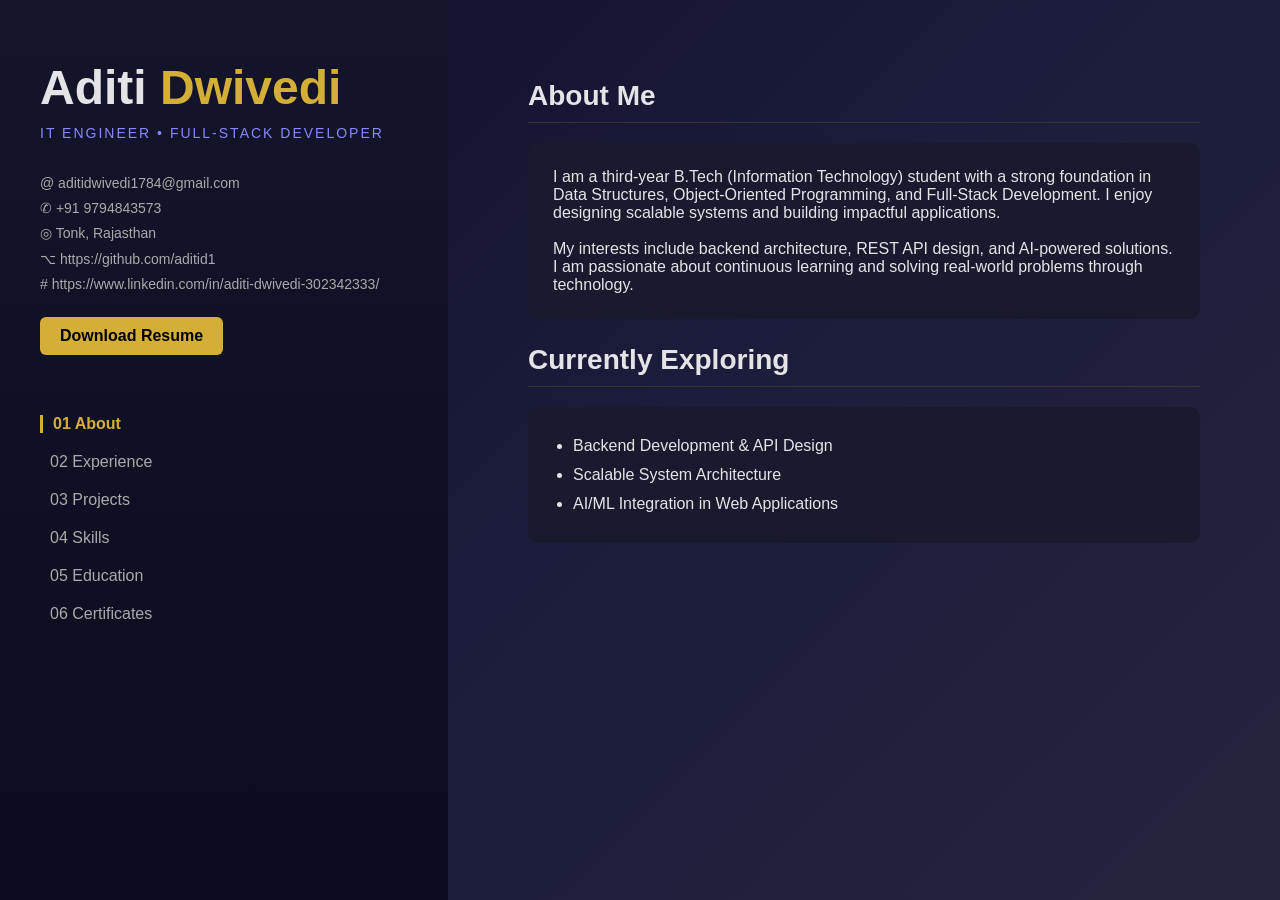
<file: index.html>
<!DOCTYPE html>
<html>
<head>
    <title>About | Aditi Dwivedi</title>
    <link rel="stylesheet" href="style.css">
</head>
<body>
<div class="container">

<aside class="sidebar">
    <h1>Aditi <span>Dwivedi</span></h1>
    <p class="role">IT ENGINEER • FULL-STACK DEVELOPER</p>

    <div class="contact">
        <p> @ aditidwivedi1784@gmail.com</p>
        <p> ✆ +91 9794843573</p>
        <p> ◎ Tonk, Rajasthan</p>
        <p> ⌥ https://github.com/aditid1</p>
        <p> # https://www.linkedin.com/in/aditi-dwivedi-302342333/</p>
    </div>

    <a href="RESUME_ADITI.docx" download class="resume-btn">Download Resume</a>
    <nav>
        <a href="index.html"class="active">01 About</a>
        <a href="experience.html">02 Experience</a>
        <a href="projects.html">03 Projects</a>
        <a href="skills.html">04 Skills</a>
        <a href="education.html">05 Education</a>
        <a href="certificates.html">06 Certificates</a>
    </nav>
</aside>

<main class="content">
    <h2>About Me</h2>

    <div class="card">
        <p>
        I am a third-year B.Tech (Information Technology) student with a strong
        foundation in Data Structures, Object-Oriented Programming, and
        Full-Stack Development. I enjoy designing scalable systems and
        building impactful applications.
        </p>
        <br>
        <p>
        My interests include backend architecture, REST API design,
        and AI-powered solutions. I am passionate about continuous
        learning and solving real-world problems through technology.
        </p>
    </div>

    <h2>Currently Exploring</h2>
    <div class="card">
        <ul>
            <li>Backend Development & API Design</li>
            <li>Scalable System Architecture</li>
            <li>AI/ML Integration in Web Applications</li>
        </ul>
    </div>

</main>

</div>
</body>

</html>
</file>
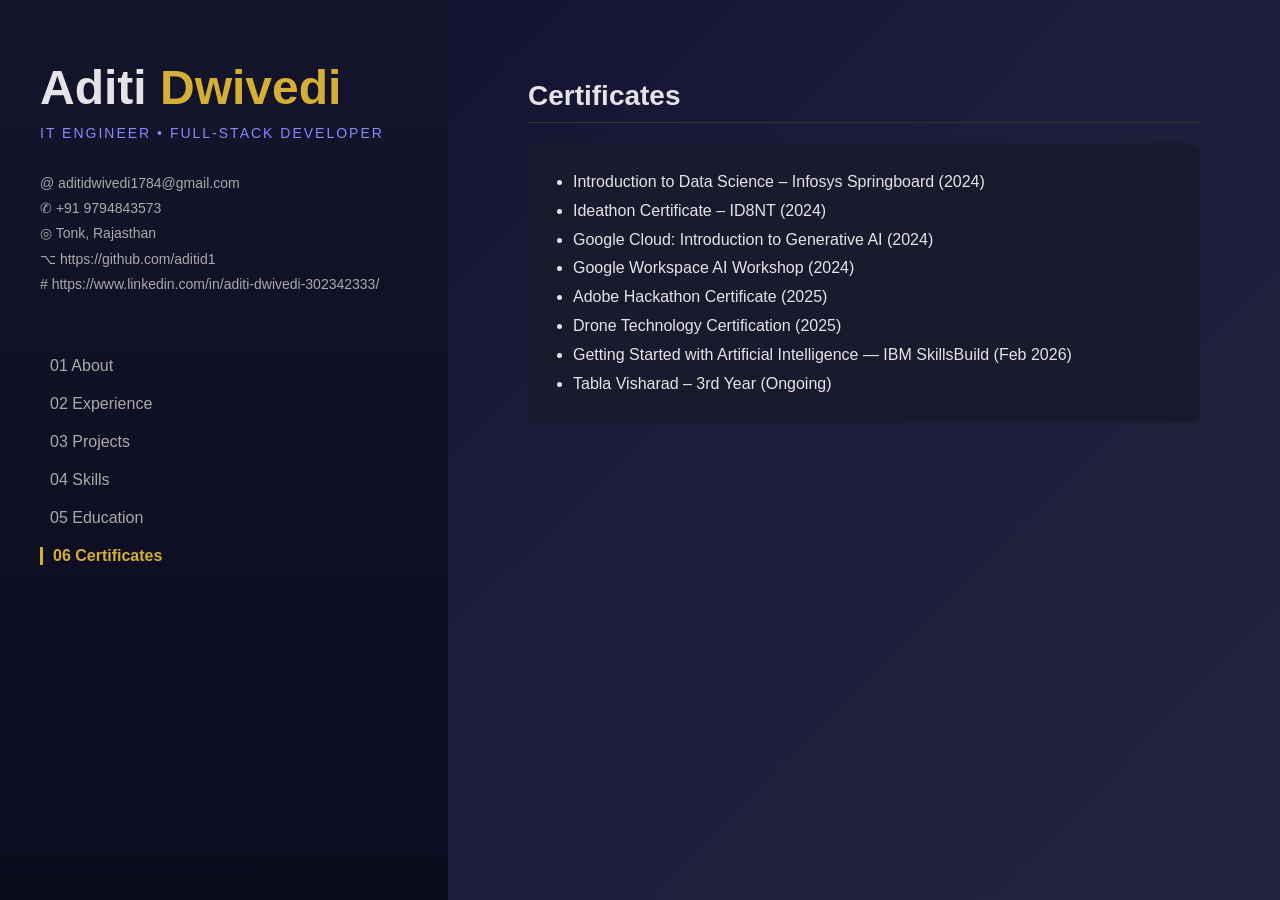
<file: certificates.html>
<!DOCTYPE html>
<html>
<head>
    <title>Certificates | Aditi Dwivedi</title>
    <link rel="stylesheet" href="style.css">
</head>
<body>
<div class="container">

<aside class="sidebar">
    <h1>Aditi <span>Dwivedi</span></h1>
    <p class="role">IT ENGINEER • FULL-STACK DEVELOPER</p>

    <div class="contact">
        <p> @ aditidwivedi1784@gmail.com</p>
        <p> ✆ +91 9794843573</p>
        <p> ◎ Tonk, Rajasthan</p>
        <p> ⌥ https://github.com/aditid1</p>
        <p> # https://www.linkedin.com/in/aditi-dwivedi-302342333/</p>

    </div>

    <nav>
        <a href="index.html">01 About</a>
        <a href="experience.html">02 Experience</a>
        <a href="projects.html">03 Projects</a>
        <a href="skills.html">04 Skills</a>
        <a href="education.html">05 Education</a>
        <a href="certificates.html"class="active">06 Certificates</a>
    </nav>
</aside>

<main class="content">
    <h2>Certificates</h2>

    <div class="card">
        <ul>
            <li>Introduction to Data Science – Infosys Springboard (2024)</li>
            <li>Ideathon Certificate – ID8NT (2024)</li>
            <li>Google Cloud: Introduction to Generative AI (2024)</li>
            <li>Google Workspace AI Workshop (2024)</li>
            <li>Adobe Hackathon Certificate (2025)</li>
            <li>Drone Technology Certification (2025)</li>
            <li>Getting Started with Artificial Intelligence — IBM SkillsBuild (Feb 2026) </li>
            <li>Tabla Visharad – 3rd Year (Ongoing)</li>
            
        </ul>
    </div>

</main>

</div>
</body>

</html>
</file>
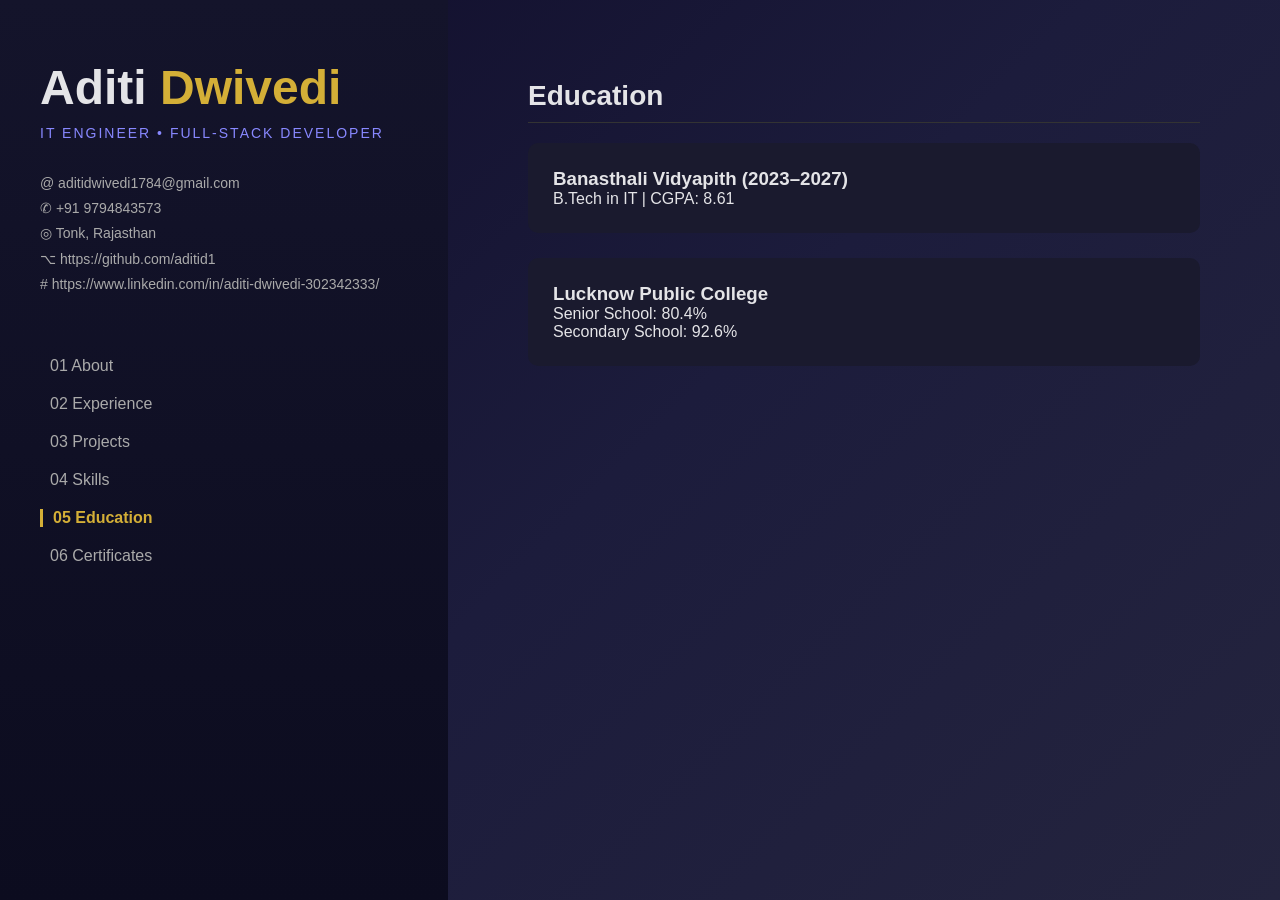
<file: education.html>
<!DOCTYPE html>
<html>
<head>
    <title>Education | Aditi Dwivedi</title>
    <link rel="stylesheet" href="style.css">
</head>
<body>
<div class="container">

<aside class="sidebar">
    <h1>Aditi <span>Dwivedi</span></h1>
    <p class="role">IT ENGINEER • FULL-STACK DEVELOPER</p>

    <div class="contact">
        <p> @ aditidwivedi1784@gmail.com</p>
        <p> ✆ +91 9794843573</p>
        <p> ◎ Tonk, Rajasthan</p>
        <p> ⌥ https://github.com/aditid1</p>
        <p> # https://www.linkedin.com/in/aditi-dwivedi-302342333/</p>

    </div>

    <nav>
        <a href="index.html">01 About</a>
        <a href="experience.html">02 Experience</a>
        <a href="projects.html">03 Projects</a>
        <a href="skills.html">04 Skills</a>
        <a href="education.html"class="active">05 Education</a>
        <a href="certificates.html">06 Certificates</a>
    </nav>
</aside>

<main class="content">
    <h2>Education</h2>

    <div class="card">
        <h3>Banasthali Vidyapith (2023–2027)</h3>
        <p>B.Tech in IT | CGPA: 8.61</p>
    </div>

    <div class="card">
        <h3>Lucknow Public College</h3>
        <p>Senior School: 80.4%</p>
        <p>Secondary School: 92.6%</p>
    </div>

</main>

</div>
</body>

</html>
</file>
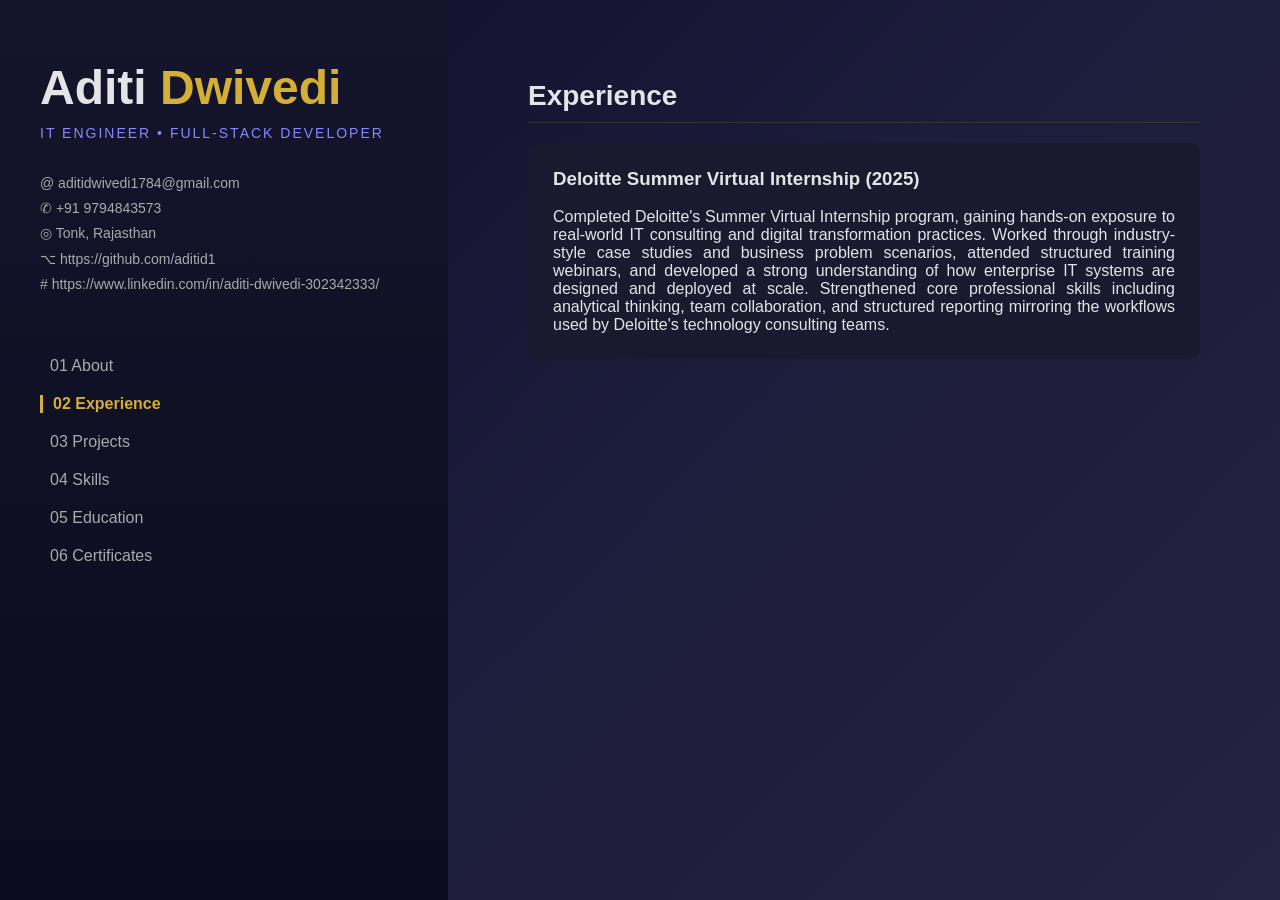
<file: experience.html>
<!DOCTYPE html>
<html>
<head>
    <title>Experience | Aditi Dwivedi</title>
    <link rel="stylesheet" href="style.css">
</head>
<body>
<div class="container">

<aside class="sidebar">
    <h1>Aditi <span>Dwivedi</span></h1>
    <p class="role">IT ENGINEER • FULL-STACK DEVELOPER</p>

    <div class="contact">
        <p> @ aditidwivedi1784@gmail.com</p>
        <p> ✆ +91 9794843573</p>
        <p> ◎ Tonk, Rajasthan</p>
        <p> ⌥ https://github.com/aditid1</p>
        <p> # https://www.linkedin.com/in/aditi-dwivedi-302342333/</p>

    </div>

    <nav>
        <a href="index.html">01 About</a>
        <a href="experience.html"class="active">02 Experience</a>
        <a href="projects.html">03 Projects</a>
        <a href="skills.html">04 Skills</a>
        <a href="education.html">05 Education</a>
        <a href="certificates.html">06 Certificates</a>
    </nav>
</aside>

<main class="content">
    <h2>Experience</h2>
    <div class="card">
        <h3>Deloitte Summer Virtual Internship (2025)</h3>
        <p>
<br>
<div class="td" style="text-align: justify;">
            Completed Deloitte's Summer Virtual Internship program, gaining hands-on exposure to real-world IT    consulting and digital transformation practices. Worked through industry-style case studies and business problem scenarios, attended structured training webinars, and developed a strong understanding of how enterprise IT systems are designed and deployed at scale. Strengthened core professional skills including analytical thinking, team collaboration, and structured reporting  mirroring the workflows used by Deloitte's technology consulting teams.
     </div>
   </p>
    </div>
</main</div>
</body>

</html>
</file>
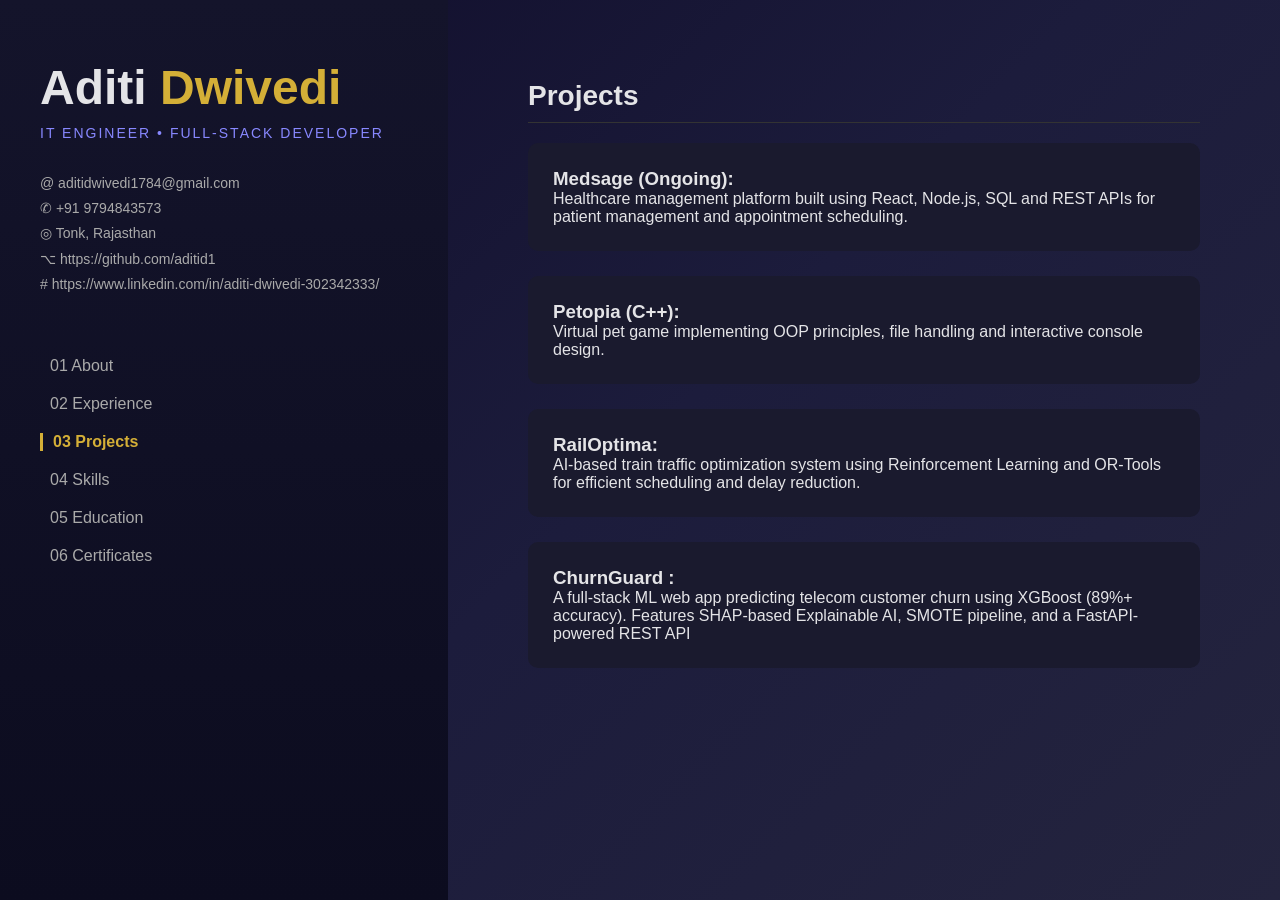
<file: projects.html>
<!DOCTYPE html>
<html>
<head>
    <title>Projects | Aditi Dwivedi</title>
    <link rel="stylesheet" href="style.css">
</head>
<body>
<div class="container">

<aside class="sidebar">
    <h1>Aditi <span>Dwivedi</span></h1>
    <p class="role">IT ENGINEER • FULL-STACK DEVELOPER</p>

    <div class="contact">
        <p> @ aditidwivedi1784@gmail.com</p>
        <p> ✆ +91 9794843573</p>
        <p> ◎ Tonk, Rajasthan</p>
        <p> ⌥ https://github.com/aditid1</p>
        <p> # https://www.linkedin.com/in/aditi-dwivedi-302342333/</p>

    </div>

    <nav>
        <a href="index.html">01 About</a>
        <a href="experience.html">02 Experience</a>
        <a href="projects.html"class="active">03 Projects</a>
        <a href="skills.html">04 Skills</a>
        <a href="education.html">05 Education</a>
        <a href="certificates.html">06 Certificates</a>
    </nav>
</aside>

<main class="content">
    <h2>Projects</h2>

    <div class="card">
        <h3>Medsage (Ongoing):</h3>
        <p>
            Healthcare management platform built using React,
            Node.js, SQL and REST APIs for patient management
            and appointment scheduling.
        </p>
    </div>

    <div class="card">
        <h3>Petopia (C++):</h3>
        <p>
            Virtual pet game implementing OOP principles,
            file handling and interactive console design.
        </p>
    </div>

    <div class="card">
        <h3>RailOptima: </h3>
        <p>
              AI-based train traffic optimization system using Reinforcement Learning and OR-Tools for efficient scheduling and delay reduction.
        </p>
    </div>

    <div class="card">
        <h3>ChurnGuard :</h3>
        <p>
A full-stack ML web app predicting telecom customer churn using XGBoost (89%+ accuracy). Features SHAP-based Explainable AI, SMOTE pipeline, and a FastAPI-powered REST API        </p>
    </div>

</main>

</div>
</body>

</html>
</file>
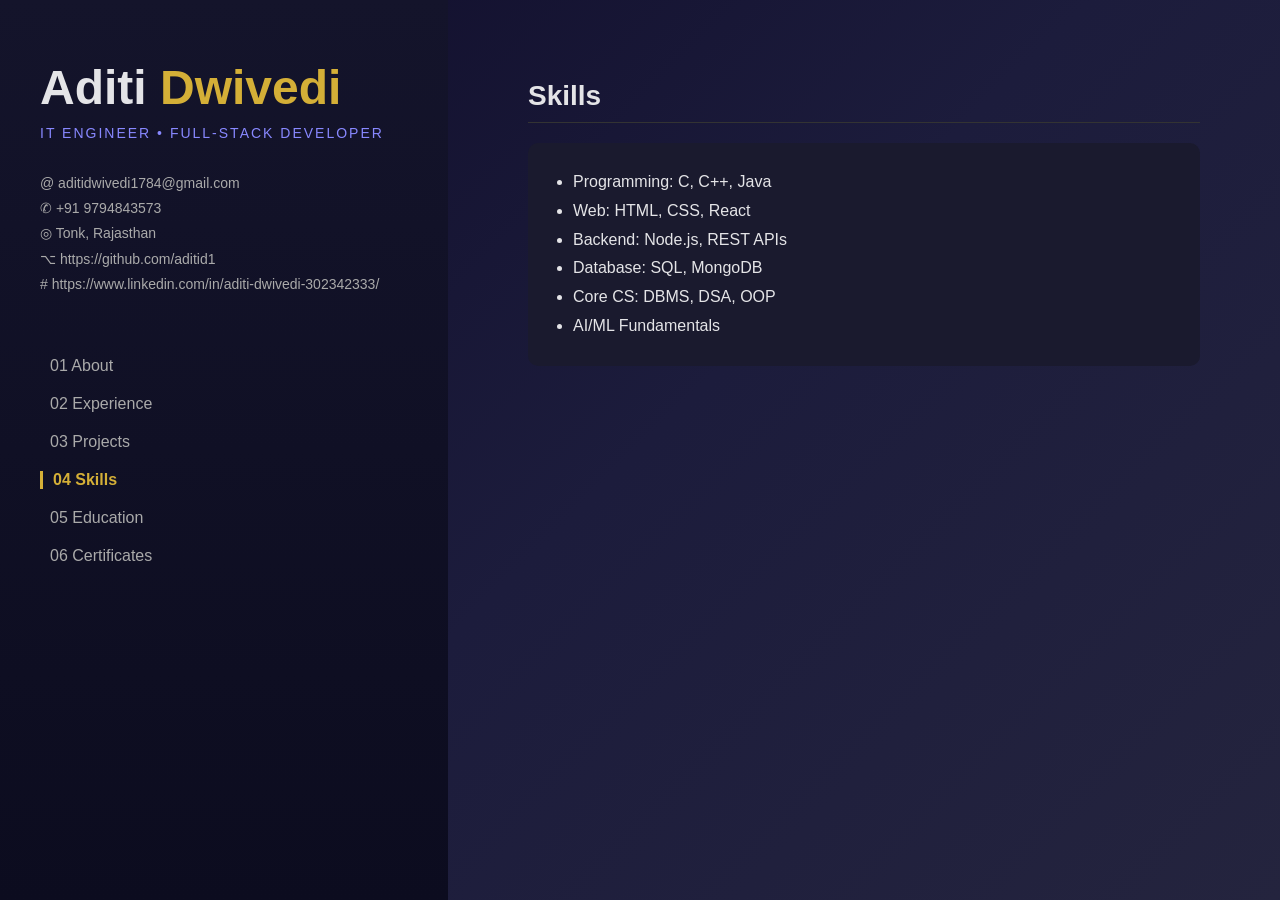
<file: skills.html>
<!DOCTYPE html>
<html>
<head>
    <title>Skills | Aditi Dwivedi</title>
    <link rel="stylesheet" href="style.css">
</head>
<body>
<div class="container">

<aside class="sidebar">
    <h1>Aditi <span>Dwivedi</span></h1>
    <p class="role">IT ENGINEER • FULL-STACK DEVELOPER</p>

    <div class="contact">
       <p> @ aditidwivedi1784@gmail.com</p>
        <p> ✆ +91 9794843573</p>
        <p> ◎ Tonk, Rajasthan</p>
        <p> ⌥ https://github.com/aditid1</p>
        <p> # https://www.linkedin.com/in/aditi-dwivedi-302342333/</p>

    </div>

    <nav>
        <a href="index.html">01 About</a>
        <a href="experience.html">02 Experience</a>
        <a href="projects.html">03 Projects</a>
        <a href="skills.html"class="active">04 Skills</a>
        <a href="education.html">05 Education</a>
        <a href="certificates.html">06 Certificates</a>
    </nav>
</aside>

<main class="content">
    <h2>Skills</h2>

    <div class="card">
        <ul>
            <li>Programming: C, C++, Java</li>
            <li>Web: HTML, CSS, React</li>
            <li>Backend: Node.js, REST APIs</li>
            <li>Database: SQL, MongoDB</li>
            <li>Core CS: DBMS, DSA, OOP</li>
            <li>AI/ML Fundamentals</li>
        </ul>
    </div>

</main>

</div>
</body>
</html>
</file>
<file: style.css>
* {
    margin: 0;
    padding: 0;
    box-sizing: border-box;
}

body {
    font-family: 'Segoe UI', sans-serif;
    background: linear-gradient(135deg, #0f0c29, #1c1c3c, #24243e);
    color: #e4e4e7;
}

.container {
    display: flex;
    min-height: 100vh;
}

/* SIDEBAR */

.sidebar {
    width: 35%;
    height: 100vh;
    background: linear-gradient(180deg, #14142b, #0c0c1f);
    padding: 60px 40px;
    position: fixed;
    overflow-y: auto;
}

.sidebar::-webkit-scrollbar {
    width: 6px;
}

.sidebar::-webkit-scrollbar-thumb {
    background: #d4af37;
    border-radius: 10px;
}

.sidebar h1 {
    font-size: 48px;
    font-weight: 700;
}

.sidebar span {
    color: #d4af37;
}

.role {
    margin-top: 10px;
    color: #8888ff;
    letter-spacing: 2px;
    font-size: 14px;
}

.contact {
    margin-top: 30px;
    font-size: 14px;
    color: #aaa;
    line-height: 1.8;
}

.resume-btn {
    margin-top: 20px;
    display: inline-block;
    padding: 10px 20px;
    background: #d4af37;
    color: black;
    text-decoration: none;
    border-radius: 6px;
    font-weight: bold;
}
nav {
    margin-top: 50px;
    display: flex;
    flex-direction: column;
}

nav a {
    text-decoration: none;
    color: #aaa;
    margin: 10px 0;
    transition: 0.3s;
    padding-left: 10px;
}

nav a:hover {
    color: #d4af37;
}

nav a.active {
    color: #d4af37;
    font-weight: 600;
    border-left: 3px solid #d4af37;
    padding-left: 10px;
}
/* CONTENT */

.content {
    width: 65%;
    margin-left: 35%;
    padding: 80px;
}

h2 {
    font-size: 28px;
    margin-bottom: 20px;
    border-bottom: 1px solid #333;
    padding-bottom: 10px;
}

.card {
    background: #1a1a2e;
    padding: 25px;
    border-radius: 10px;
    margin-bottom: 25px;
    transition: 0.3s;
}

.card:hover {
    background: #222244;
    transform: translateY(-5px);
}

ul {
    padding-left: 20px;
    line-height: 1.8;
}
.td {
  text-align: justify;
}
</file>
